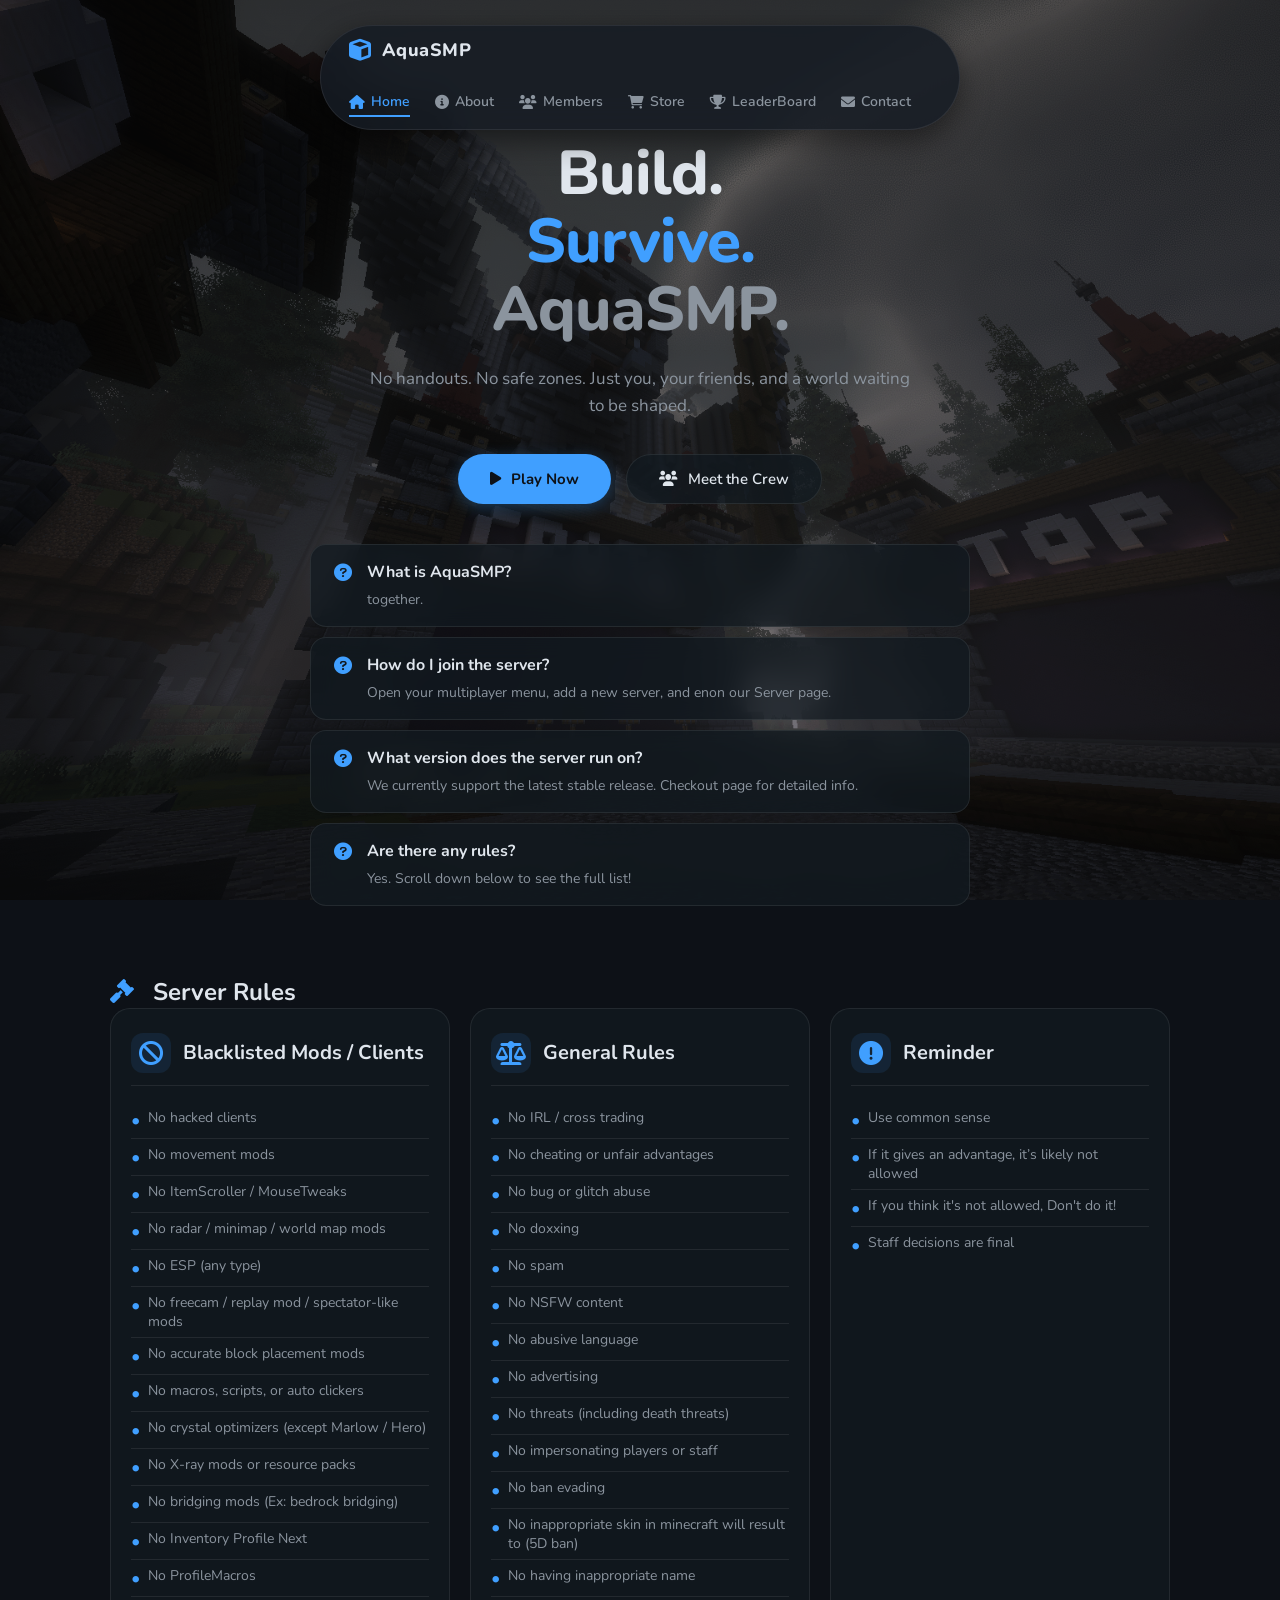
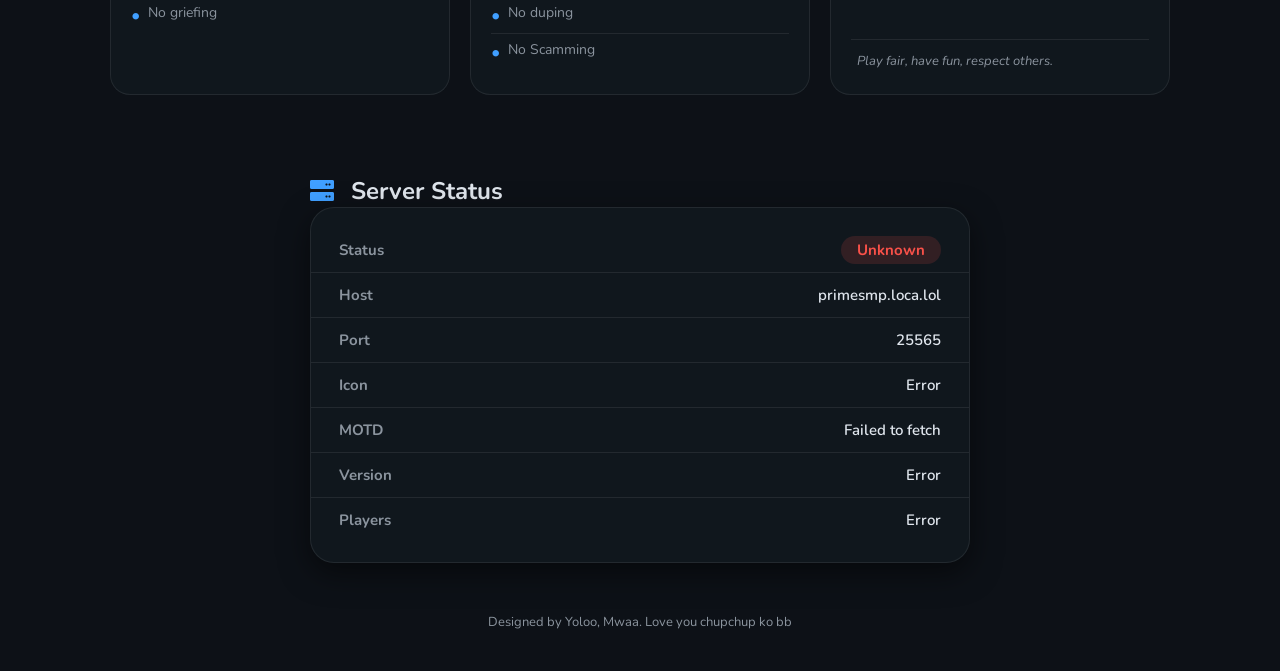
<file: index.html>
<!DOCTYPE html>
<html lang="en">
<head>
    <meta charset="UTF-8" />
    <meta name="viewport" content="width=device-width, initial-scale=1.0" />
    <title>AquaSMP · Season 2</title>
    <link href="https://fonts.googleapis.com/css2?family=Nunito:wght@400;600;700;800&display=swap" rel="stylesheet">
    <link rel="stylesheet" href="style.css" />
    <link rel="stylesheet" href="https://cdnjs.cloudflare.com/ajax/libs/font-awesome/6.0.0-beta3/css/all.min.css" />
</head>
<body>
    
    <div class="bg-image"></div>

    <nav class="ios-nav">
        <div class="brand">
            <i class="fas fa-cube brand-icon"></i>
            <span class="brand-name">AquaSMP</span>
        </div>
        
        <ul class="nav-items">
            <li><a href="index.html" class="current"><i class="fas fa-house"></i> Home</a></li>
            <li><a href="about.html"><i class="fas fa-circle-info"></i> About</a></li>
            <li><a href="members.html"><i class="fas fa-users"></i> Members</a></li>
            <li><a href="store/"><i class="fas fa-cart-shopping"></i> Store</a></li>
            <li><a href="leaderboards.html"><i class="fas fa-trophy"></i> LeaderBoard</a></li>
            <li><a href="contact.html"><i class="fas fa-envelope"></i> Contact</a></li>
        </ul>
    </nav>

    <main class="hero-area">
        <h1 class="main-headline">
            Build. <br />
            <span class="highlight-accent">Survive.</span>
            <br />
            <span class="highlight-dark">AquaSMP.</span>
        </h1>

        <p class="tagline">
            No handouts. No safe zones. Just you, your friends, and a world waiting to be shaped.
        </p>

        <div class="action-group">
            <a href="about.html" class="cta-primary"><i class="fas fa-play"></i> Play Now</a>
            <a href="members.html" class="cta-secondary"><i class="fas fa-users"></i> Meet the Crew</a>
        </div>
    </main>

    <div class="faq-section">
        <div class="faq-item">
            <div class="faq-question"><i class="fas fa-circle-question faq-icon"></i><span>What is AquaSMP?</span></div>
            <div class="faq-answer"> together.</div>
        </div>
        <div class="faq-item">
            <div class="faq-question"><i class="fas fa-circle-question faq-icon"></i><span>How do I join the server?</span></div>
            <div class="faq-answer">Open your multiplayer menu, add a new server, and enon our Server page.</div>
        </div>
        <div class="faq-item">
            <div class="faq-question"><i class="fas fa-circle-question faq-icon"></i><span>What version does the server run on?</span></div>
            <div class="faq-answer">We currently support the latest stable release. Checkout page for detailed info.</div>
        </div>
        <div class="faq-item">
            <div class="faq-question"><i class="fas fa-circle-question faq-icon"></i><span>Are there any rules?</span></div>
            <div class="faq-answer">Yes. Scroll down below to see the full list!</div>
        </div>
    </div>

    <!-- RULES SECTION (3 COLUMN CARDS) -->
    <section class="rules-section">
        <h2 class="rules-title"><i class="fas fa-gavel" style="color: var(--text-accent); margin-right: 12px;"></i> Server Rules</h2>
        
        <div class="rules-grid">
            <div class="rules-card">
                <div class="rules-card-header"><i class="fas fa-ban"></i><h3>Blacklisted Mods / Clients</h3></div>
                <ul class="rules-list">
                    <li>No hacked clients</li>
                    <li>No movement mods</li>
                    <li>No ItemScroller / MouseTweaks</li>
                    <li>No radar / minimap / world map mods</li>
                    <li>No ESP (any type)</li>
                    <li>No freecam / replay mod / spectator-like mods</li>
                    <li>No accurate block placement mods</li>
                    <li>No macros, scripts, or auto clickers</li>
                    <li>No crystal optimizers (except Marlow / Hero)</li>
                    <li>No X-ray mods or resource packs</li>
                    <li>No bridging mods (Ex: bedrock bridging)</li>
                    <li>No Inventory Profile Next</li>
                    <li>No ProfileMacros</li>
                    <li>No griefing</li>
                </ul>
            </div>

            <div class="rules-card">
                <div class="rules-card-header"><i class="fas fa-scale-balanced"></i><h3>General Rules</h3></div>
                <ul class="rules-list">
                    <li>No IRL / cross trading</li>
                    <li>No cheating or unfair advantages</li>
                    <li>No bug or glitch abuse</li>
                    <li>No doxxing</li>
                    <li>No spam</li>
                    <li>No NSFW content</li>
                    <li>No abusive language</li>
                    <li>No advertising</li>
                    <li>No threats (including death threats)</li>
                    <li>No impersonating players or staff</li>
                    <li>No ban evading</li>
                    <li>No inappropriate skin in minecraft will result to (5D ban)</li>
                    <li>No having inappropriate name</li>
                    <li>No duping</li>
                    <li>No Scamming</li>
                </ul>
            </div>

            <div class="rules-card">
                <div class="rules-card-header"><i class="fas fa-circle-exclamation"></i><h3>Reminder</h3></div>
                <ul class="rules-list">
                    <li>Use common sense</li>
                    <li>If it gives an advantage, it’s likely not allowed</li>
                    <li>If you think it's not allowed, Don't do it!</li>
                    <li>Staff decisions are final</li>
                </ul>
                <div class="rules-footer"><i class="fas fa-shield-halved"></i> Play fair, have fun, respect others.</div>
            </div>
        </div>
    </section>

    <!-- STATUS SECTION -->
    <section class="status-section">
        <h2 class="status-title"><i class="fas fa-server" style="color: var(--text-accent); margin-right: 10px;"></i> Server Status</h2>
        
        <div class="status-card" id="status-card">
            <div class="status-row">
                <span class="status-label">Status</span>
                <span class="status-value" id="s-status"><span class="status-loading">Checking...</span></span>
            </div>
            <div class="status-row">
                <span class="status-label">Host</span>
                <span class="status-value" id="s-host">primesmp.loca.lol</span>
            </div>
            <div class="status-row">
                <span class="status-label">Port</span>
                <span class="status-value" id="s-port">25565</span>
            </div>
            <div class="status-row">
                <span class="status-label">Icon</span>
                <span class="status-value" id="s-icon"><span class="status-loading">Loading...</span></span>
            </div>
            <div class="status-row">
                <span class="status-label">MOTD</span>
                <span class="status-value" id="s-motd"><span class="status-loading">Loading...</span></span>
            </div>
            <div class="status-row">
                <span class="status-label">Version</span>
                <span class="status-value" id="s-version"><span class="status-loading">Loading...</span></span>
            </div>
            <div class="status-row">
                <span class="status-label">Players</span>
                <span class="status-value" id="s-players"><span class="status-loading">Loading...</span></span>
            </div>
        </div>
    </section>

    <footer class="site-footer">
        <p>Designed by Yoloo, Mwaa. Love you chupchup ko bb</p>
    </footer>

    <script>
        function copyIP() {
            navigator.clipboard.writeText('primesmp.loca.lol').then(() => {
                alert("IP copied! Paste it in your multiplayer server list.");
            }).catch(() => {
                alert("Copy failed! Type it manually: primesmp.loca.lol");
            });
        }

        async function fetchServerStatus() {
            try {
                const response = await fetch('https://api.mcsrvstat.us/2/202.1.31.143:25567');
                const data = await response.json();

                const statusEl = document.getElementById('s-status');
                if (data.online) {
                    statusEl.innerHTML = '<span class="status-online">Online</span>';
                } else {
                    statusEl.innerHTML = '<span class="status-offline">Offline</span>';
                }

                document.getElementById('s-host').textContent = 'primesmp.loca.lol';
                document.getElementById('s-port').textContent = '25565';

                const iconEl = document.getElementById('s-icon');
                if (data.icon) {
                    iconEl.innerHTML = `<img src="${data.icon}" class="server-icon" alt="Server Icon" />`;
                } else {
                    iconEl.textContent = 'None';
                }

                const motdEl = document.getElementById('s-motd');
                if (data.motd && data.motd.clean && data.motd.clean.length > 0) {
                    let motdHtml = '<div class="motd-box">';
                    data.motd.clean.forEach(line => {
                        if (line.trim() !== '') {
                            motdHtml += `<p>${line}</p>`;
                        }
                    });
                    motdHtml += '</div>';
                    motdEl.innerHTML = motdHtml;
                } else {
                    motdEl.textContent = 'No MOTD available';
                }

                const versionEl = document.getElementById('s-version');
                if (data.version) {
                    versionEl.textContent = data.version;
                } else {
                    versionEl.textContent = 'Unknown';
                }

                const playersEl = document.getElementById('s-players');
                if (data.players) {
                    playersEl.textContent = `${data.players.online} / ${data.players.max}`;
                } else {
                    playersEl.textContent = '0 / 0';
                }

            } catch (error) {
                console.error('API Error:', error);
                document.getElementById('s-status').innerHTML = '<span class="status-offline">Unknown</span>';
                document.getElementById('s-icon').textContent = 'Error';
                document.getElementById('s-motd').textContent = 'Failed to fetch';
                document.getElementById('s-version').textContent = 'Error';
                document.getElementById('s-players').textContent = 'Error';
            }
        }

        document.addEventListener('DOMContentLoaded', fetchServerStatus);
        setInterval(fetchServerStatus, 15000);
    </script>
</body>
</html>
</file>
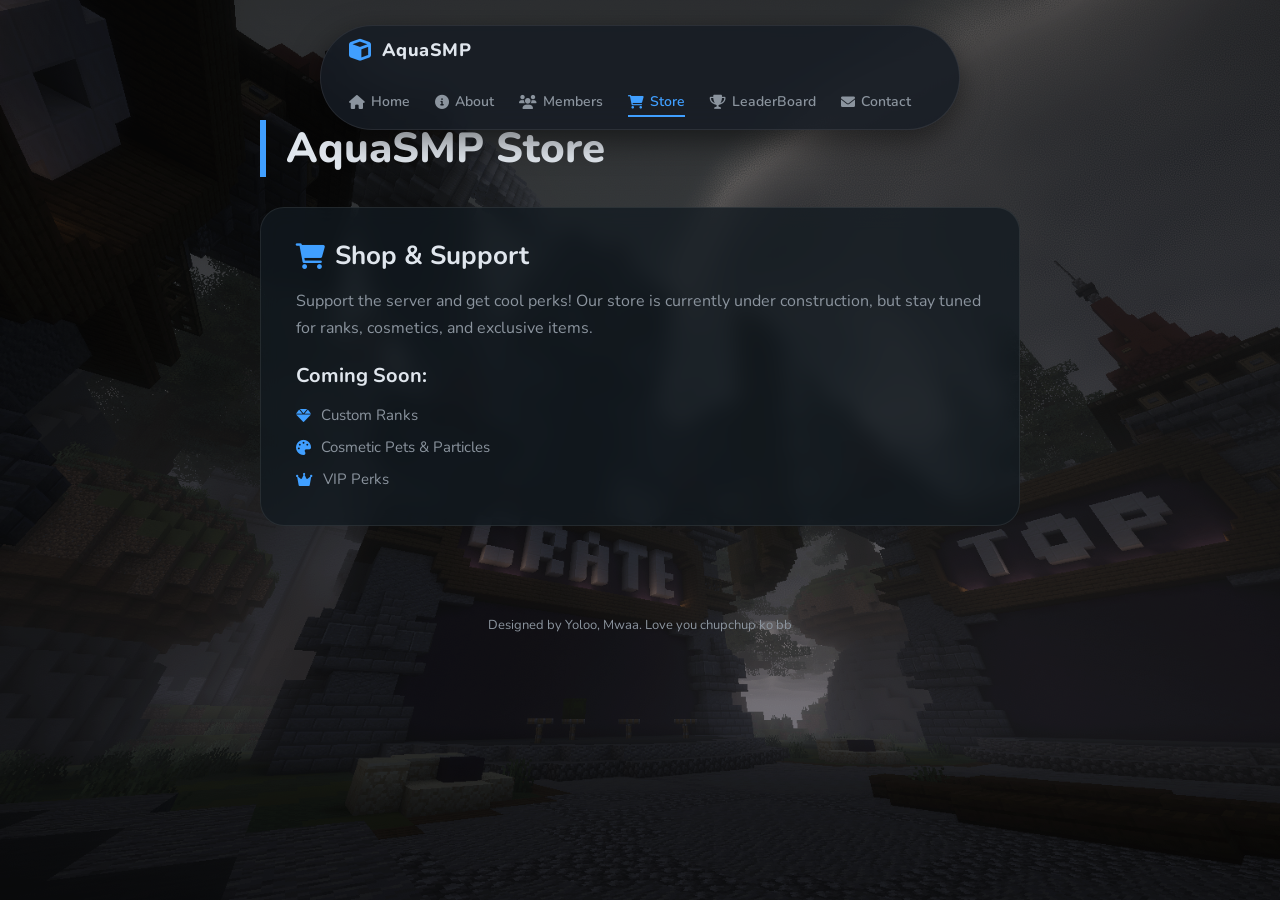
<file: store/index.html>
<!DOCTYPE html>
<html lang="en">
<head>
    <meta charset="UTF-8" />
    <meta name="viewport" content="width=device-width, initial-scale=1.0" />
    <title>Store · AquaSMP S2</title>
    <link href="https://fonts.googleapis.com/css2?family=Nunito:wght@400;600;700;800&display=swap" rel="stylesheet">
    <link rel="stylesheet" href="../style.css" />
    <link rel="stylesheet" href="https://cdnjs.cloudflare.com/ajax/libs/font-awesome/6.0.0-beta3/css/all.min.css" />
</head>
<body>
    
    <div class="bg-image"></div>

    <nav class="ios-nav">
        <div class="brand">
            <i class="fas fa-cube brand-icon"></i>
            <span class="brand-name">AquaSMP</span>
        </div>
        
        <ul class="nav-items">
            <li><a href="../index.html"><i class="fas fa-house"></i> Home</a></li>
            <li><a href="../about.html"><i class="fas fa-circle-info"></i> About</a></li>
            <li><a href="../members.html"><i class="fas fa-users"></i> Members</a></li>
            <li><a href="index.html" class="current"><i class="fas fa-cart-shopping"></i> Store</a></li>
            <li><a href="../leaderboards.html"><i class="fas fa-trophy"></i> LeaderBoard</a></li>
            <li><a href="../contact.html"><i class="fas fa-envelope"></i> Contact</a></li>
        </ul>
    </nav>

    <main class="page-content">
        <h1 class="page-title">AquaSMP Store</h1>
        
        <div class="content-card">
            <h2><i class="fas fa-cart-shopping" style="color: var(--text-accent);"></i> Shop & Support</h2>
            <p>Support the server and get cool perks! Our store is currently under construction, but stay tuned for ranks, cosmetics, and exclusive items.</p>
            
            <h3>Coming Soon:</h3>
            <ul class="feature-list">
                <li><i class="fas fa-gem" style="color: var(--text-accent);"></i> Custom Ranks</li>
                <li><i class="fas fa-palette" style="color: var(--text-accent);"></i> Cosmetic Pets & Particles</li>
                <li><i class="fas fa-crown" style="color: var(--text-accent);"></i> VIP Perks</li>
            </ul>
        </div>
    </main>

    <footer class="site-footer">
        <p>Designed by Yoloo, Mwaa. Love you chupchup ko bb</p>
    </footer>
</body>
</html>
</file>
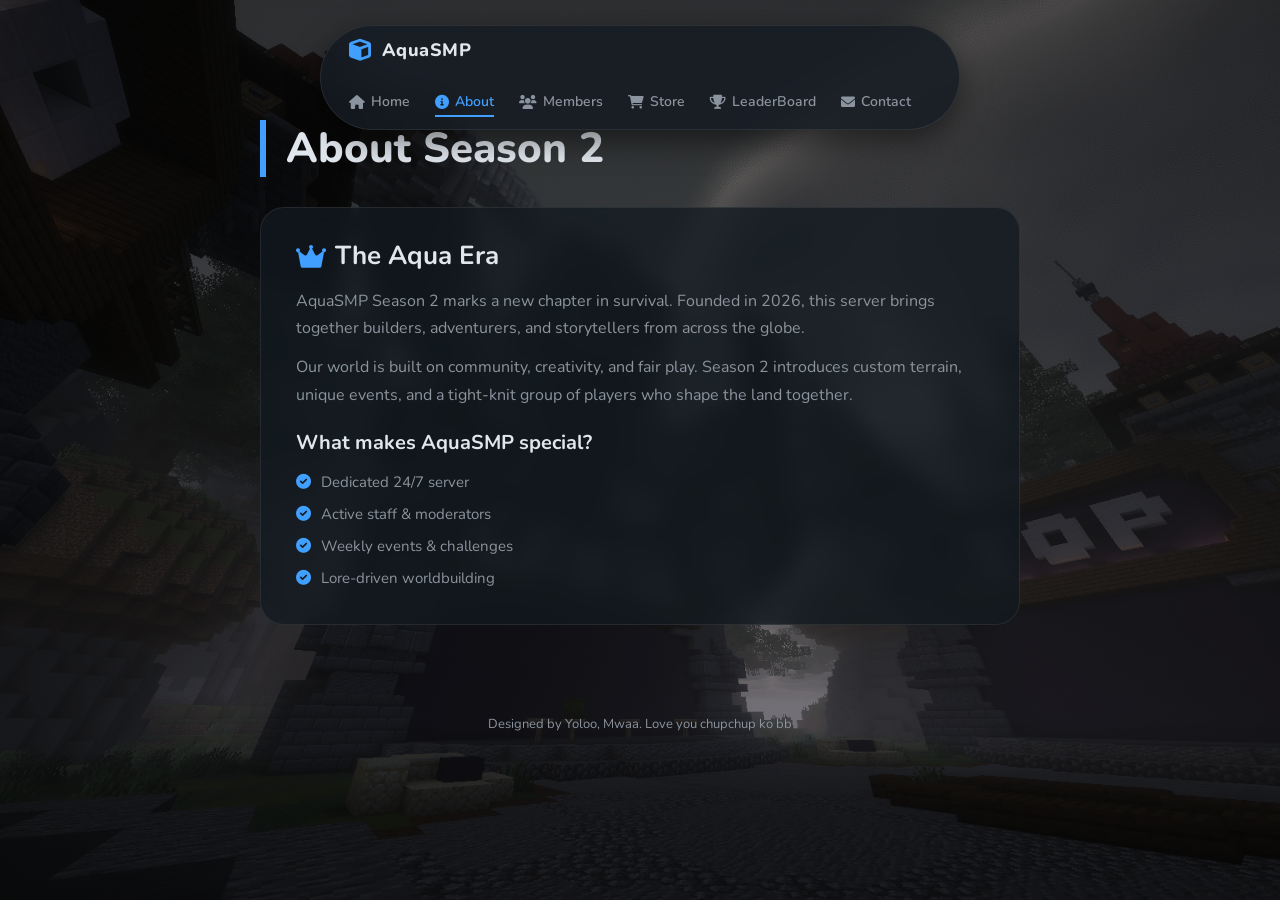
<file: about.html>
<!DOCTYPE html>
<html lang="en">
<head>
    <meta charset="UTF-8" />
    <meta name="viewport" content="width=device-width, initial-scale=1.0" />
    <title>About · AquaSMP S2</title>
    <link href="https://fonts.googleapis.com/css2?family=Nunito:wght@400;600;700;800&display=swap" rel="stylesheet">
    <link rel="stylesheet" href="style.css" />
    <link rel="stylesheet" href="https://cdnjs.cloudflare.com/ajax/libs/font-awesome/6.0.0-beta3/css/all.min.css" />
</head>
<body>
    
    <div class="bg-image"></div>

    <nav class="ios-nav">
        <div class="brand">
            <i class="fas fa-cube brand-icon"></i>
            <span class="brand-name">AquaSMP</span>
        </div>
        
        <ul class="nav-items">
            <li><a href="index.html"><i class="fas fa-house"></i> Home</a></li>
            <li><a href="about.html" class="current"><i class="fas fa-circle-info"></i> About</a></li>
            <li><a href="members.html"><i class="fas fa-users"></i> Members</a></li>
            <li><a href="store/"><i class="fas fa-cart-shopping"></i> Store</a></li>
            <li><a href="leaderboards.html"><i class="fas fa-trophy"></i> LeaderBoard</a></li>
            <li><a href="contact.html"><i class="fas fa-envelope"></i> Contact</a></li>
        </ul>
    </nav>

    <main class="page-content">
        <h1 class="page-title">About Season 2</h1>
        
        <div class="content-card">
            <h2><i class="fas fa-crown" style="color: var(--text-accent);"></i> The Aqua Era</h2>
            <p>AquaSMP Season 2 marks a new chapter in survival. Founded in 2026, this server brings together builders, adventurers, and storytellers from across the globe.</p>
            <p>Our world is built on community, creativity, and fair play. Season 2 introduces custom terrain, unique events, and a tight-knit group of players who shape the land together.</p>
            
            <h3>What makes AquaSMP special?</h3>
            <ul class="feature-list">
                <li><i class="fas fa-check-circle" style="color: var(--text-accent);"></i> Dedicated 24/7 server</li>
                <li><i class="fas fa-check-circle" style="color: var(--text-accent);"></i> Active staff & moderators</li>
                <li><i class="fas fa-check-circle" style="color: var(--text-accent);"></i> Weekly events & challenges</li>
                <li><i class="fas fa-check-circle" style="color: var(--text-accent);"></i> Lore-driven worldbuilding</li>
            </ul>
        </div>
    </main>

    <footer class="site-footer">
        <p>Designed by Yoloo, Mwaa. Love you chupchup ko bb</p>
    </footer>
</body>
</html>
</file>
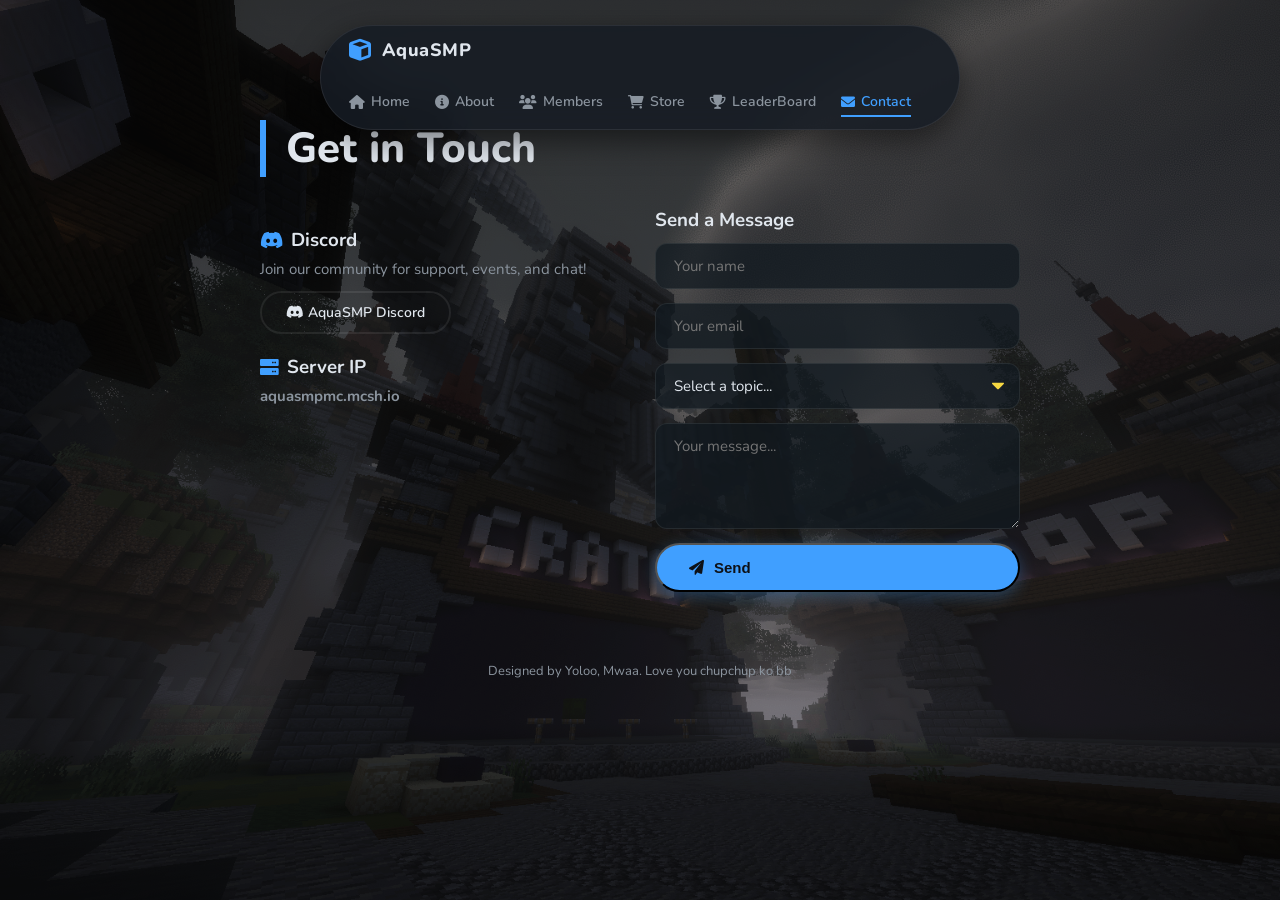
<file: contact.html>
<!DOCTYPE html>
<html lang="en">
<head>
    <meta charset="UTF-8" />
    <meta name="viewport" content="width=device-width, initial-scale=1.0" />
    <title>Contact · AquaSMP S2</title>
    <link href="https://fonts.googleapis.com/css2?family=Nunito:wght@400;600;700;800&display=swap" rel="stylesheet">
    <link rel="stylesheet" href="style.css" />
    <link rel="stylesheet" href="https://cdnjs.cloudflare.com/ajax/libs/font-awesome/6.0.0-beta3/css/all.min.css" />
</head>
<body>
    
    <div class="bg-image"></div>

    <nav class="ios-nav">
        <div class="brand">
            <i class="fas fa-cube brand-icon"></i>
            <span class="brand-name">AquaSMP</span>
        </div>
        
        <ul class="nav-items">
            <li><a href="index.html"><i class="fas fa-house"></i> Home</a></li>
            <li><a href="about.html"><i class="fas fa-circle-info"></i> About</a></li>
            <li><a href="members.html"><i class="fas fa-users"></i> Members</a></li>
            <li><a href="store/"><i class="fas fa-cart-shopping"></i> Store</a></li>
            <li><a href="leaderboards.html"><i class="fas fa-trophy"></i> LeaderBoard</a></li>
            <li><a href="contact.html" class="current"><i class="fas fa-envelope"></i> Contact</a></li>
        </ul>
    </nav>

    <main class="page-content">
        <h1 class="page-title">Get in Touch</h1>
        
        <div class="contact-grid">
            <div class="contact-info">
                <h3><i class="fab fa-discord" style="color: var(--text-accent);"></i> Discord</h3>
                <p>Join our community for support, events, and chat!</p>
                <a href="https://discord.gg/kAsbvsGXQm" target="_blank" class="btn-outline"><i class="fab fa-discord"></i> AquaSMP Discord</a>
                
                <h3><i class="fas fa-server" style="color: var(--text-accent);"></i> Server IP</h3>
                <p class="ip-highlight">aquasmpmc.mcsh.io</p>
            </div>
            
            <div class="contact-form">
                <h3>Send a Message</h3>
                
                <form id="my-form" action="https://formspree.io/f/mkolaaal" method="POST">
                    
                    <input type="text" id="name" name="name" placeholder="Your name" required />
                    <input type="email" id="email" name="email" placeholder="Your email" required />
                    
                    <select id="subject" name="subject" class="form-select" required>
                        <option value="" disabled selected>Select a topic...</option>
                        <option value="General Question">General Question</option>
                        <option value="Staff Application">Staff Application</option>
                        <option value="Ban Appeal">Ban Appeal</option>
                        <option value="Mute Appeal">Mute Appeal</option>
                        <option value="Unban Request">Unban Request</option>
                        <option value="Report a Player">Report a Player</option>
                        <option value="Bug Report">Bug Report</option>
                        <option value="Suggestion / Feedback">Suggestion / Feedback</option>
                        <option value="Partnership / Promotion">Partnership / Promotion</option>
                        <option value="Store / Rank Issue">Store / Rank Issue</option>
                        <option value="Technical Issue (Crash / Lag)">Technical Issue (Crash / Lag)</option>
                        <option value="Question about Rules">Question about Rules</option>
                        <option value="Whitelist Request">Whitelist Request</option>
                        <option value="Event Idea">Event Idea</option>
                        <option value="Other">Other</option>
                    </select>
                    
                    <textarea id="message" name="message" rows="4" placeholder="Your message..." required></textarea>
                    
                    <button type="button" id="submit-btn" class="cta-primary"><i class="fas fa-paper-plane"></i> Send</button>
                    
                    <div id="form-status" style="margin-top: 15px; text-align: center; font-weight: 600; display: none;"></div>
                </form>
            </div>
        </div>
    </main>

    <footer class="site-footer">
        <p>Designed by Yoloo, Mwaa. Love you chupchup ko bb</p>
    </footer>

    <script>
        document.addEventListener('DOMContentLoaded', function() {
            const form = document.getElementById('my-form');
            const submitBtn = document.getElementById('submit-btn');
            const formStatus = document.getElementById('form-status');

            submitBtn.addEventListener('click', function(e) {
                e.preventDefault();

                const formData = new FormData(form);
                const data = Object.fromEntries(formData.entries());

                submitBtn.innerHTML = '<i class="fas fa-spinner fa-spin"></i> Sending...';
                submitBtn.disabled = true;
                formStatus.style.display = 'none';

                fetch('https://formspree.io/f/mkolaaal', {
                    method: 'POST',
                    headers: { 'Content-Type': 'application/json' },
                    body: JSON.stringify(data)
                })
                .then(response => {
                    if (response.ok) {
                        formStatus.style.display = 'block';
                        formStatus.style.color = 'var(--text-accent)';
                        formStatus.innerHTML = '✅ Message sent successfully! We will get back to you soon.';
                        form.reset();
                    } else {
                        formStatus.style.display = 'block';
                        formStatus.style.color = '#ff3b3b';
                        formStatus.innerHTML = '❌ Something went wrong. Please try again later.';
                    }
                })
                .catch(error => {
                    formStatus.style.display = 'block';
                    formStatus.style.color = '#ff3b3b';
                    formStatus.innerHTML = '❌ Network error. Check your connection.';
                })
                .finally(() => {
                    submitBtn.innerHTML = '<i class="fas fa-paper-plane"></i> Send';
                    submitBtn.disabled = false;
                });
            });
        });
    </script>
</body>
</html>
</file>
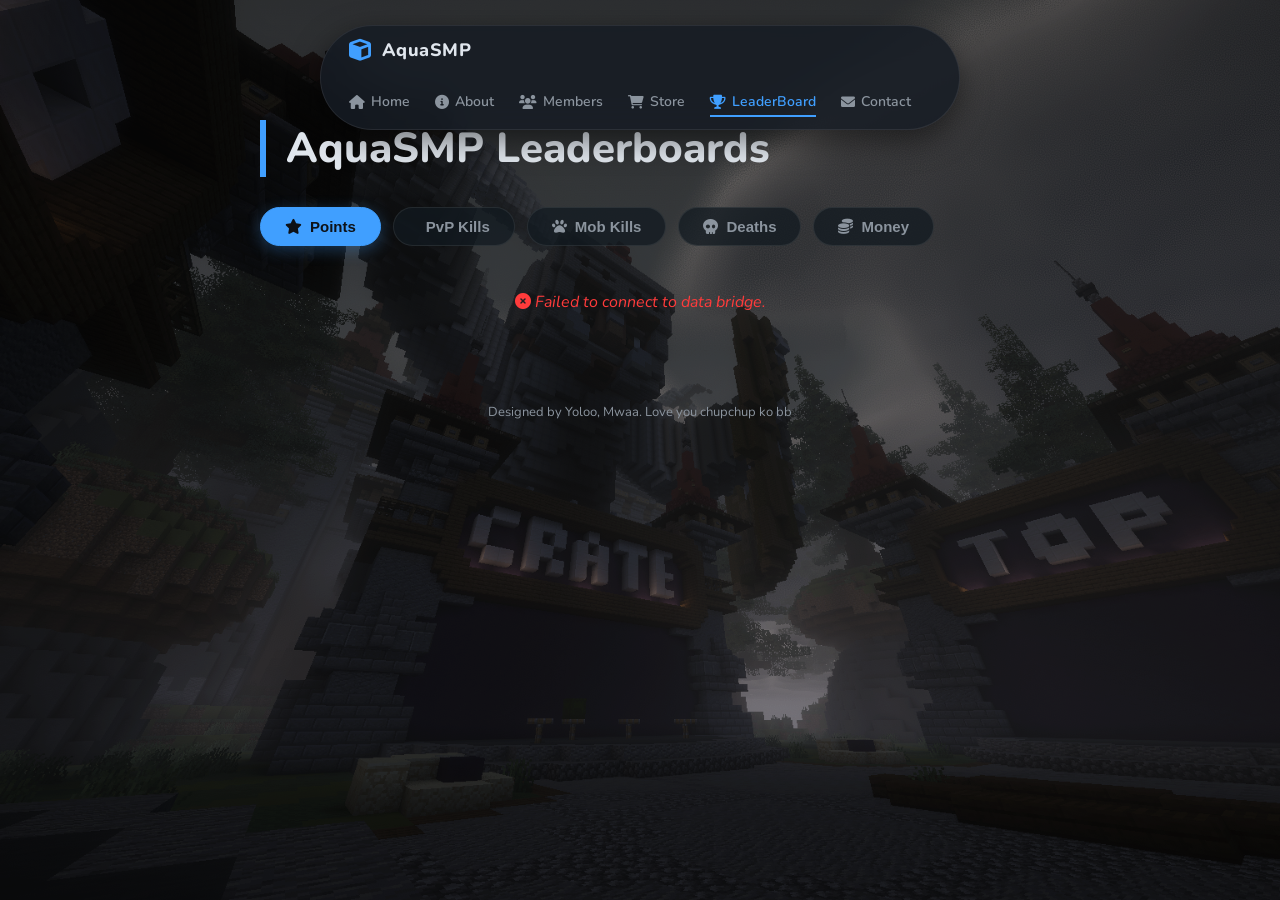
<file: leaderboards.html>
<!DOCTYPE html>
<html lang="en">
<head>
    <meta charset="UTF-8" />
    <meta name="viewport" content="width=device-width, initial-scale=1.0" />
    <title>Leaderboards · AquaSMP S2</title>
    <link href="https://fonts.googleapis.com/css2?family=Nunito:wght@400;600;700;800&display=swap" rel="stylesheet">
    <link rel="stylesheet" href="style.css" />
    <link rel="stylesheet" href="https://cdnjs.cloudflare.com/ajax/libs/font-awesome/6.0.0-beta3/css/all.min.css" />
</head>
<body>
    
    <div class="bg-image"></div>

    <nav class="ios-nav">
        <div class="brand">
            <i class="fas fa-cube brand-icon"></i>
            <span class="brand-name">AquaSMP</span>
        </div>
        
        <ul class="nav-items">
            <li><a href="index.html"><i class="fas fa-house"></i> Home</a></li>
            <li><a href="about.html"><i class="fas fa-circle-info"></i> About</a></li>
            <li><a href="members.html"><i class="fas fa-users"></i> Members</a></li>
            <li><a href="store/"><i class="fas fa-cart-shopping"></i> Store</a></li>
            <li><a href="leaderboards.html" class="current"><i class="fas fa-trophy"></i> LeaderBoard</a></li>
            <li><a href="contact.html"><i class="fas fa-envelope"></i> Contact</a></li>
        </ul>
    </nav>

    <main class="page-content">
        <h1 class="page-title">AquaSMP Leaderboards</h1>
        
        <div class="lb-categories">
            <button class="lb-btn active" onclick="switchLB('points')"><i class="fas fa-star"></i> Points</button>
            <button class="lb-btn" onclick="switchLB('kills')"><i class="fas fa-sword"></i> PvP Kills</button>
            <button class="lb-btn" onclick="switchLB('mobkills')"><i class="fas fa-paw"></i> Mob Kills</button>
            <button class="lb-btn" onclick="switchLB('deaths')"><i class="fas fa-skull"></i> Deaths</button>
            <button class="lb-btn" onclick="switchLB('money')"><i class="fas fa-coins"></i> Money</button>
        </div>

        <div id="lb-points" class="lb-container active">
            <div class="lb-empty"><i class="fas fa-spinner fa-spin"></i> Fetching data...</div>
        </div>
        <div id="lb-kills" class="lb-container">
            <div class="lb-empty"><i class="fas fa-spinner fa-spin"></i> Fetching data...</div>
        </div>
        <div id="lb-mobkills" class="lb-container">
            <div class="lb-empty"><i class="fas fa-spinner fa-spin"></i> Fetching data...</div>
        </div>
        <div id="lb-deaths" class="lb-container">
            <div class="lb-empty"><i class="fas fa-spinner fa-spin"></i> Fetching data...</div>
        </div>
        <div id="lb-money" class="lb-container">
            <div class="lb-empty"><i class="fas fa-spinner fa-spin"></i> Fetching data...</div>
        </div>
    </main>

    <footer class="site-footer">
        <p>Designed by Yoloo, Mwaa. Love you chupchup ko bb</p>
    </footer>

    <script>
        const BRIDGE_URL = 'https://api.npoint.io/076c2b56fddcb94e094d';

        function switchLB(id) {
            document.querySelectorAll('.lb-btn').forEach(b => b.classList.remove('active'));
            document.querySelectorAll('.lb-container').forEach(c => c.classList.remove('active'));
            event.target.closest('.lb-btn').classList.add('active');
            document.getElementById('lb-' + id).classList.add('active');
        }

        async function loadLeaderboard() {
            try {
                const response = await fetch(BRIDGE_URL);
                if (!response.ok) throw new Error("Network response was not ok");
                const data = await response.json();

                renderCategory('points', data.points, 'Points');
                renderCategory('kills', data.kills, 'Kills');
                renderCategory('mobkills', data.mobkills, 'Mob Kills');
                renderCategory('deaths', data.deaths, 'Deaths');
                renderCategory('money', data.money, 'Money');

            } catch (error) {
                console.error("Failed to load bridge data:", error);
                document.querySelectorAll('.lb-container').forEach(container => {
                    container.innerHTML = `<div class="lb-empty" style="color: #ff3b3b;"><i class="fas fa-times-circle"></i> Failed to connect to data bridge.</div>`;
                });
            }
        }

        function renderCategory(id, players, label) {
            const container = document.getElementById('lb-' + id);
            container.innerHTML = '';

            const filteredPlayers = players.filter(p => p.value > 0);

            if (!filteredPlayers || filteredPlayers.length === 0) {
                container.innerHTML = `<div class="lb-empty">No data available yet.</div>`;
                return;
            }

            filteredPlayers.forEach((player, index) => {
                const rank = index + 1;
                let rankClass = '';
                if (rank === 1) rankClass = 'top-1';
                if (rank === 2) rankClass = 'top-2';
                if (rank === 3) rankClass = 'top-3';

                const card = `
                    <div class="lb-card ${rankClass}">
                        <div class="lb-rank">#${rank}</div>
                        <div class="lb-info">
                            <span class="lb-name">${player.name}</span>
                            <span class="lb-stats">${player.value} ${label}</span>
                        </div>
                    </div>
                `;
                container.innerHTML += card;
            });
        }

        document.addEventListener('DOMContentLoaded', loadLeaderboard);
    </script>
</body>
</html>
</file>
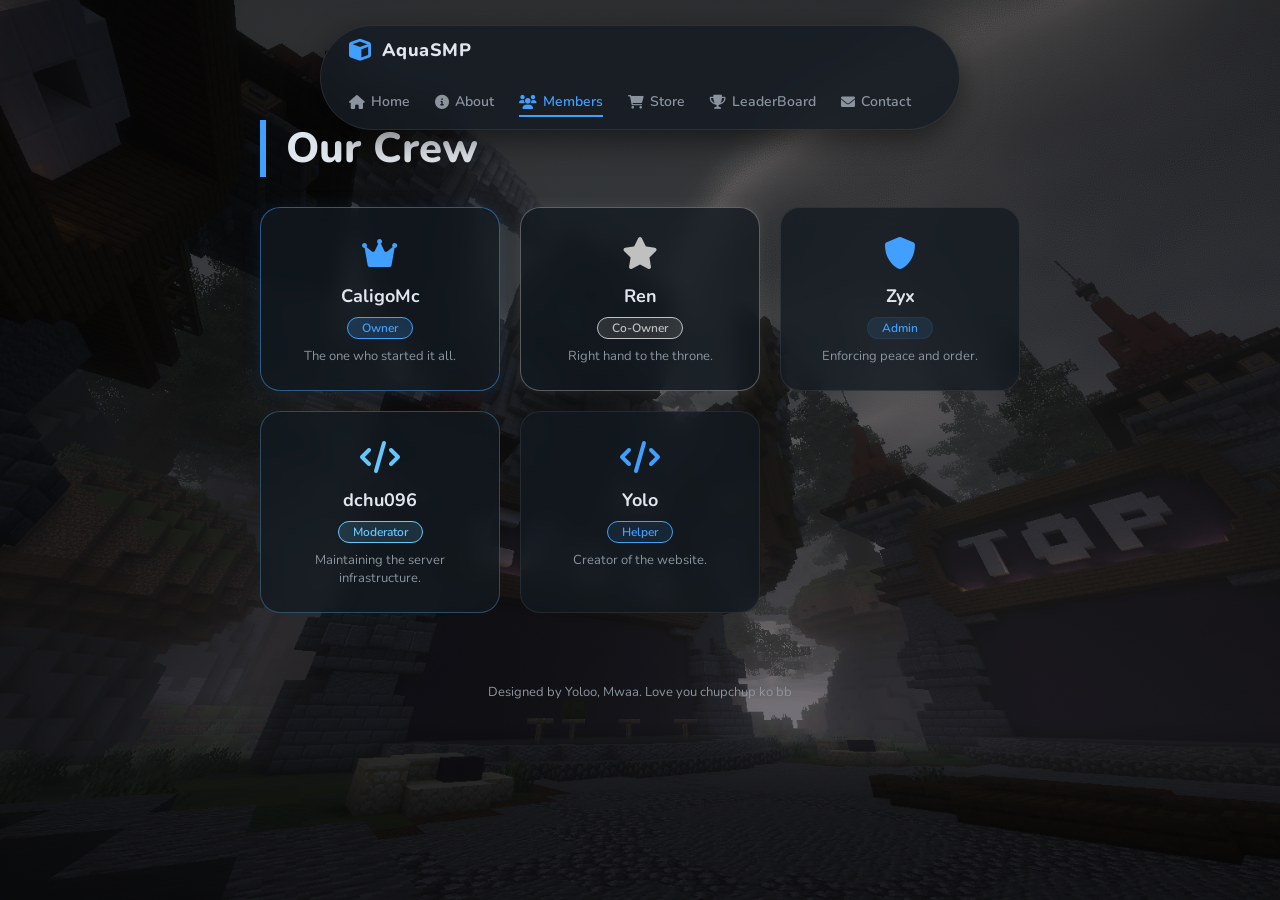
<file: members.html>
<!DOCTYPE html>
<html lang="en">
<head>
    <meta charset="UTF-8" />
    <meta name="viewport" content="width=device-width, initial-scale=1.0" />
    <title>Members · AquaSMP S2</title>
    <link href="https://fonts.googleapis.com/css2?family=Nunito:wght@400;600;700;800&display=swap" rel="stylesheet">
    <link rel="stylesheet" href="style.css" />
    <link rel="stylesheet" href="https://cdnjs.cloudflare.com/ajax/libs/font-awesome/6.0.0-beta3/css/all.min.css" />
</head>
<body>
    
    <div class="bg-image"></div>

    <nav class="ios-nav">
        <div class="brand">
            <i class="fas fa-cube brand-icon"></i>
            <span class="brand-name">AquaSMP</span>
        </div>
        
        <ul class="nav-items">
            <li><a href="index.html"><i class="fas fa-house"></i> Home</a></li>
            <li><a href="about.html"><i class="fas fa-circle-info"></i> About</a></li>
            <li><a href="members.html" class="current"><i class="fas fa-users"></i> Members</a></li>
            <li><a href="store/"><i class="fas fa-cart-shopping"></i> Store</a></li>
            <li><a href="leaderboards.html"><i class="fas fa-trophy"></i> LeaderBoard</a></li>
            <li><a href="contact.html"><i class="fas fa-envelope"></i> Contact</a></li>
        </ul>
    </nav>

    <main class="page-content">
        <h1 class="page-title">Our Crew</h1>
        
        <div class="members-grid">
            
            <!-- OWNER 1 -->
            <div class="member-card" style="border-color: rgba(64, 159, 255, 0.5); box-shadow: 0 0 20px rgba(64, 159, 255, 0.1);">
                <div class="avatar"><i class="fas fa-crown" style="color: var(--text-accent);"></i></div>
                <h3>CaligoMc</h3>
                <span class="role" style="background: rgba(64, 159, 255, 0.2); color: var(--text-accent); border-color: var(--text-accent);">Owner</span>
                <p>The one who started it all.</p>
            </div>

            <!-- CO-OWNER -->
            <div class="member-card" style="border-color: rgba(192, 192, 192, 0.4); box-shadow: 0 0 15px rgba(192, 192, 192, 0.1);">
                <div class="avatar"><i class="fas fa-star" style="color: #c0c0c0;"></i></div>
                <h3>Ren</h3>
                <span class="role" style="background: rgba(192, 192, 192, 0.15); color: #c0c0c0; border-color: #c0c0c0;">Co-Owner</span>
                <p>Right hand to the throne.</p>
            </div>

            <!-- ADMIN -->
            <div class="member-card">
                <div class="avatar"><i class="fas fa-shield-alt"></i></div>
                <h3>Zyx</h3>
                <span class="role">Admin</span>
                <p>Enforcing peace and order.</p>
            </div>

            <!-- DEVELOPER / MOD -->
            <div class="member-card" style="border-color: rgba(100, 200, 255, 0.3);">
                <div class="avatar"><i class="fas fa-code" style="color: #64c8ff;"></i></div>
                <h3>dchu096</h3>
                <span class="role" style="background: rgba(100, 200, 255, 0.15); color: #64c8ff; border-color: #64c8ff;">Moderator</span>
                <p>Maintaining the server infrastructure.</p>
            </div>

            <!-- HELPER / WEBSITE CREATOR -->
            <div class="member-card">
                <div class="avatar"><i class="fas fa-code"></i></div>
                <h3>Yolo</h3>
                <span class="role" style="background: rgba(64, 159, 255, 0.1); color: var(--text-accent); border-color: var(--text-accent);">Helper</span>
                <p>Creator of the website.</p>
            </div>

        </div>
    </main>

    <footer class="site-footer">
        <p>Designed by Yoloo, Mwaa. Love you chupchup ko bb</p>
    </footer>

</body>
</html>
</file>
<file: style.css>
/* ============================================================
   THEME VARIABLES (AQUA BLUE THEME)
   ============================================================ */
:root {
    --bg-image: url('assets/dark-bg.png');
    --text-main: #e0e6ed;
    --text-muted: #8b949e;
    --text-accent: #409FFF;        /* Aqua Blue */
    --text-accent-hover: #2277dd;
    --card-bg: rgba(18, 26, 32, 0.75);
    --card-border: rgba(255, 255, 255, 0.08);
    --shadow-color: rgba(0,0,0,0.5);
    --nav-bg: rgba(22, 28, 36, 0.85);
    --bg-overlay-color: rgba(13, 17, 23, 0.2); /* Brighter background */
}

* {
    margin: 0;
    padding: 0;
    box-sizing: border-box;
}

body {
    font-family: 'Nunito', sans-serif;
    background-color: #0d1117;
    color: var(--text-main);
    min-height: 100vh;
    display: flex;
    flex-direction: column;
    align-items: center;
    padding: 20px;
    padding-top: 100px;
}

/* --- BACKGROUND IMAGE --- */
.bg-image {
    position: fixed;
    top: 0;
    left: 0;
    width: 100vw;
    height: 100vh;
    z-index: -1;
    background: var(--bg-image) center/cover no-repeat;
    background-color: var(--bg-overlay-color);
    background-blend-mode: overlay;
}

/* --- NAVIGATION --- */
.ios-nav {
    position: fixed;
    top: 25px;
    left: 50%;
    transform: translateX(-50%);
    z-index: 100;
    background: var(--nav-bg);
    backdrop-filter: blur(16px);
    -webkit-backdrop-filter: blur(16px);
    border: 1px solid var(--card-border);
    box-shadow: 0 10px 30px var(--shadow-color);
    display: flex;
    justify-content: space-between;
    align-items: center;
    gap: 30px;
    padding: 12px 28px;
    border-radius: 60px;
    width: auto;
    max-width: 90%;
    flex-wrap: wrap;
}

.brand {
    display: flex;
    align-items: center;
    gap: 10px;
    font-size: 18px;
    font-weight: 800;
    color: var(--text-main);
    letter-spacing: 0.5px;
    white-space: nowrap;
}

.brand-icon { 
    color: var(--text-accent);
    font-size: 22px;
}

.nav-items {
    list-style: none;
    display: flex;
    gap: 25px;
    flex-wrap: wrap;
    justify-content: center;
}

.nav-items a {
    text-decoration: none;
    color: var(--text-muted);
    font-weight: 600;
    font-size: 14px;
    display: flex;
    align-items: center;
    gap: 6px;
    transition: 0.2s;
    padding-bottom: 4px;
    border-bottom: 2px solid transparent;
}

.nav-items a:hover { 
    color: var(--text-main);
}

.nav-items a.current {
    color: var(--text-accent);
    border-bottom-color: var(--text-accent);
}

.nav-items a.current i {
    color: var(--text-accent);
}

/* --- HERO SECTION --- */
.hero-area {
    text-align: center;
    padding: 40px 20px 20px;
    max-width: 800px;
    width: 100%;
}

.main-headline {
    font-size: 62px;
    font-weight: 800;
    line-height: 1.1;
    color: var(--text-main);
    letter-spacing: -1px;
    margin-bottom: 20px;
}

.highlight-accent { color: var(--text-accent); }
.highlight-dark { color: var(--text-muted); }

.tagline {
    font-size: 17px;
    color: var(--text-muted);
    max-width: 550px;
    margin: 0 auto 35px;
    line-height: 1.6;
}

.action-group {
    display: flex;
    justify-content: center;
    gap: 15px;
    flex-wrap: wrap;
}

.cta-primary {
    background: var(--text-accent);
    color: #0d1117;
    text-decoration: none;
    padding: 14px 32px;
    border-radius: 30px;
    font-weight: 700;
    font-size: 15px;
    display: flex;
    align-items: center;
    gap: 10px;
    transition: 0.2s;
    box-shadow: 0 4px 15px rgba(64, 159, 255, 0.3);
}

.cta-primary:hover { 
    background: var(--text-accent-hover); 
    transform: translateY(-2px);
}

.cta-secondary {
    background: var(--card-bg);
    color: var(--text-main);
    text-decoration: none;
    padding: 14px 32px;
    border-radius: 30px;
    font-weight: 600;
    font-size: 15px;
    display: flex;
    align-items: center;
    gap: 10px;
    border: 1px solid var(--card-border);
    transition: 0.2s;
}

.cta-secondary:hover { 
    border-color: var(--text-accent); 
    background: rgba(64, 159, 255, 0.05);
}

/* --- PAGE CONTENT --- */
.page-content {
    max-width: 800px;
    width: 100%;
    margin: 0 auto;
    padding: 20px 20px 40px;
    text-align: left;
}

.page-title {
    font-size: 42px;
    font-weight: 800;
    color: var(--text-main);
    margin-bottom: 30px;
    border-left: 6px solid var(--text-accent);
    padding-left: 20px;
}

/* --- ABOUT / CONTENT CARDS --- */
.content-card {
    background: var(--card-bg);
    backdrop-filter: blur(10px);
    border: 1px solid var(--card-border);
    border-radius: 24px;
    padding: 30px 35px;
    margin-bottom: 20px;
}

.content-card h2 {
    font-size: 26px;
    color: var(--text-main);
    margin-bottom: 15px;
    display: flex;
    align-items: center;
    gap: 10px;
}

.content-card h3 {
    font-size: 20px;
    color: var(--text-main);
    margin-top: 20px;
    margin-bottom: 10px;
}

.content-card p {
    font-size: 16px;
    color: var(--text-muted);
    line-height: 1.7;
    margin-bottom: 12px;
}

.feature-list {
    list-style: none;
    padding: 0;
    margin: 10px 0 0;
}

.feature-list li {
    padding: 6px 0;
    font-size: 15px;
    color: var(--text-muted);
    display: flex;
    align-items: center;
    gap: 10px;
}

/* --- FAQ --- */
.faq-section {
    max-width: 700px;
    width: 100%;
    margin: 20px auto 10px;
    padding: 0 20px;
    display: flex;
    flex-direction: column;
    gap: 10px;
}

.faq-item {
    background: var(--card-bg);
    backdrop-filter: blur(12px);
    border: 1px solid var(--card-border);
    border-radius: 16px;
    padding: 16px 20px;
}

.faq-item:hover { border-color: rgba(64, 159, 255, 0.2); }

.faq-question {
    display: flex;
    align-items: center;
    gap: 12px;
    font-weight: 700;
    font-size: 16px;
    color: var(--text-main);
    margin-bottom: 6px;
}

.faq-icon { color: var(--text-accent); font-size: 18px; width: 24px; text-align: center; }

.faq-answer {
    font-size: 14px;
    color: var(--text-muted);
    padding-left: 36px;
    line-height: 1.5;
}

/* --- RULES & STATUS --- */
.rules-section, .status-section {
    max-width: 1100px;
    width: 100%;
    margin: 60px auto 20px;
    padding: 0 20px;
}
.status-section { max-width: 700px; }

.rules-grid {
    display: grid;
    grid-template-columns: repeat(3, 1fr);
    gap: 20px;
}

.rules-card {
    background: var(--card-bg);
    backdrop-filter: blur(12px);
    border: 1px solid var(--card-border);
    border-radius: 20px;
    padding: 24px 20px;
    display: flex;
    flex-direction: column;
}

.rules-card:hover { border-color: rgba(64, 159, 255, 0.2); box-shadow: 0 8px 30px var(--shadow-color); }

.rules-card-header {
    display: flex;
    align-items: center;
    gap: 12px;
    margin-bottom: 16px;
    padding-bottom: 12px;
    border-bottom: 1px solid var(--card-border);
}

.rules-card-header i {
    color: var(--text-accent);
    font-size: 24px;
    width: 40px;
    height: 40px;
    background: rgba(64, 159, 255, 0.1);
    border-radius: 12px;
    display: flex;
    align-items: center;
    justify-content: center;
}

.rules-card-header h3 { font-size: 20px; font-weight: 700; color: var(--text-main); }

.rules-list { list-style: none; padding: 0; margin: 0; flex: 1; }
.rules-list li {
    font-size: 14px;
    color: var(--text-muted);
    padding: 6px 0;
    border-bottom: 1px solid var(--card-border);
    display: flex;
    align-items: flex-start;
    gap: 8px;
}
.rules-list li:last-child { border-bottom: none; }
.rules-list li::before {
    content: "•";
    color: var(--text-accent);
    font-weight: bold;
    font-size: 18px;
}
.rules-footer {
    margin-top: 16px; padding-top: 12px; border-top: 1px solid var(--card-border);
    font-size: 13px; color: var(--text-muted); font-style: italic; display: flex; align-items: center; gap: 6px;
}

/* --- STATUS CARD --- */
.status-card {
    background: var(--card-bg);
    backdrop-filter: blur(16px);
    border: 1px solid var(--card-border);
    border-radius: 24px; padding: 20px 0; box-shadow: 0 10px 30px var(--shadow-color);
}
.status-row { display: flex; justify-content: space-between; align-items: center; padding: 12px 28px; border-bottom: 1px solid var(--card-border); }
.status-row:last-child { border-bottom: none; }
.status-label { font-weight: 700; font-size: 15px; color: var(--text-muted); min-width: 80px; }
.status-value { font-weight: 600; font-size: 15px; color: var(--text-main); text-align: right; flex: 1; }
.status-online { color: #2ea043; background: rgba(46, 160, 67, 0.15); padding: 4px 16px; border-radius: 20px; font-weight: 700; }
.status-offline { color: #f85149; background: rgba(248, 81, 73, 0.15); padding: 4px 16px; border-radius: 20px; font-weight: 700; }

/* --- LEADERBOARDS --- */
.lb-categories { display: flex; gap: 12px; flex-wrap: wrap; margin-bottom: 25px; }
.lb-btn {
    background: var(--card-bg);
    border: 1px solid var(--card-border);
    border-radius: 40px;
    padding: 10px 24px;
    font-weight: 600;
    font-size: 15px;
    color: var(--text-muted);
    cursor: pointer;
    transition: all 0.2s ease;
    display: flex; align-items: center; gap: 8px;
}
.lb-btn:hover { border-color: var(--text-accent); transform: translateY(-2px); }
.lb-btn.active { background: var(--text-accent); color: #0d1117; border-color: var(--text-accent); box-shadow: 0 4px 15px rgba(64, 159, 255, 0.3); }
.lb-container { display: none; flex-direction: column; gap: 14px; max-width: 600px; margin: 0 auto; }
.lb-container.active { display: flex; }
.lb-card { background: var(--card-bg); backdrop-filter: blur(10px); border: 1px solid var(--card-border); border-radius: 16px; padding: 14px 20px; display: flex; align-items: center; }
.lb-card:hover { border-color: rgba(64, 159, 255, 0.3); box-shadow: 0 8px 25px var(--shadow-color); transform: translateY(-2px); }
.lb-rank { background: #2a323d; color: var(--text-muted); font-weight: 700; font-size: 13px; padding: 4px 12px; border-radius: 20px; margin-right: 16px; min-width: 36px; text-align: center; }
.lb-card.top-1 .lb-rank { background: var(--text-accent); color: #0d1117; box-shadow: 0 0 20px rgba(64, 159, 255, 0.3); }
.lb-card.top-2 .lb-rank { background: #c0c0c0; color: #0d1117; box-shadow: 0 0 20px rgba(192, 192, 192, 0.2); }
.lb-card.top-3 .lb-rank { background: #cd7f32; color: #0d1117; box-shadow: 0 0 20px rgba(205, 127, 50, 0.2); }
.lb-info { display: flex; justify-content: space-between; align-items: center; flex: 1; }
.lb-name { font-size: 17px; font-weight: 700; color: var(--text-main); }
.lb-stats { font-size: 14px; font-weight: 600; color: var(--text-muted); }
.lb-card.top-1 .lb-stats { color: var(--text-accent); }
.lb-empty { text-align: center; color: var(--text-muted); padding: 20px 0; font-style: italic; }

/* --- MEMBERS --- */
.members-grid { display: grid; grid-template-columns: repeat(auto-fit, minmax(180px, 1fr)); gap: 20px; margin-top: 10px; }
.member-card { background: var(--card-bg); backdrop-filter: blur(10px); border: 1px solid var(--card-border); border-radius: 20px; padding: 25px 15px; text-align: center; transition: 0.2s; }
.member-card:hover { border-color: var(--text-accent); transform: translateY(-4px); }
.member-card .avatar { font-size: 32px; color: var(--text-accent); margin-bottom: 8px; }
.member-card h3 { font-size: 18px; color: var(--text-main); margin-bottom: 4px; }
.member-card .role { display: inline-block; background: rgba(64, 159, 255, 0.1); color: var(--text-accent); padding: 2px 14px; border-radius: 20px; font-size: 12px; font-weight: 600; margin: 5px 0 8px; border: 1px solid rgba(64, 159, 255, 0.1); }
.member-card p { font-size: 13px; color: var(--text-muted); }

/* --- STORE --- */
.store-grid { display: grid; grid-template-columns: repeat(auto-fit, minmax(180px, 1fr)); gap: 20px; margin-top: 10px; }
.store-item { background: var(--card-bg); backdrop-filter: blur(10px); border: 1px solid var(--card-border); border-radius: 20px; padding: 25px 15px; text-align: center; }
.store-item i { font-size: 32px; color: var(--text-accent); margin-bottom: 10px; }
.store-item h3 { font-size: 18px; color: var(--text-main); margin-bottom: 4px; }
.store-item p { font-size: 13px; color: var(--text-muted); }

/* --- CONTACT --- */
.contact-grid { display: grid; grid-template-columns: 1fr 1fr; gap: 30px; }
.contact-info h3 { color: var(--text-main); margin: 20px 0 6px; display: flex; align-items: center; gap: 8px; }
.contact-info p { color: var(--text-muted); font-size: 15px; margin-bottom: 8px; }
.contact-form form { display: flex; flex-direction: column; gap: 14px; margin-top: 10px; }
.contact-form input, .contact-form textarea, .form-select {
    background: var(--card-bg);
    border: 1px solid var(--card-border);
    padding: 12px 18px;
    border-radius: 12px;
    color: var(--text-main);
    font-size: 15px;
    width: 100%;
    font-family: 'Nunito', sans-serif;
}
.contact-form input:focus, .contact-form textarea:focus, .form-select:focus { outline: none; border-color: var(--text-accent); }
.form-select { appearance: none; background-image: url("data:image/svg+xml;charset=US-ASCII,%3Csvg%20xmlns%3D%22http%3A%2F%2Fwww.w3.org%2F2000%2Fsvg%22%20width%3D%22292.4%22%20height%3D%22292.4%22%3E%3Cpath%20fill%3D%22%23f5d742%22%20d%3D%22M287%2069.4a17.6%2017.6%200%200%200-13-5.4H18.4c-5%200-9.3%201.8-12.9%205.4A17.6%2017.6%200%200%200%200%2082.2c0%205%201.8%209.3%205.4%2012.9l128%20127.9c3.6%203.6%207.8%205.4%2012.8%205.4s9.2-1.8%2012.8-5.4L287%2095c3.5-3.5%205.4-7.8%205.4-12.8%200-5-1.9-9.2-5.5-12.8z%22%2F%3E%3C%2Fsvg%3E"); background-repeat: no-repeat; background-position: right 15px top 50%; background-size: 12px auto; cursor: pointer; }
.form-select option { background-color: #1a222c; color: var(--text-main); }
.btn-outline { display: inline-block; border: 2px solid var(--card-border); color: var(--text-main); padding: 10px 24px; border-radius: 30px; text-decoration: none; font-weight: 600; font-size: 14px; transition: 0.2s; margin-top: 4px; }
.btn-outline:hover { border-color: var(--text-accent); background: rgba(64, 159, 255, 0.05); }
.ip-highlight { color: var(--text-accent); font-weight: 700; font-size: 18px; }

/* --- FOOTER --- */
.site-footer { text-align: center; padding: 30px 20px 20px; color: var(--text-muted); font-size: 13px; }

/* --- RESPONSIVE --- */
@media (max-width: 900px) {
    .main-headline { font-size: 48px; }
    .contact-grid { grid-template-columns: 1fr; }
    .members-grid { grid-template-columns: 1fr 1fr; }
}
@media (max-width: 750px) {
    .content-card { padding: 20px; }
    .page-title { font-size: 32px; }
}
@media (max-width: 600px) {
    .main-headline { font-size: 36px; }
    .ios-nav { top: 15px; flex-direction: column; align-items: stretch; gap: 10px; padding: 15px 20px; border-radius: 30px; width: 90%; }
    .nav-items { justify-content: center; gap: 15px; }
    .cta-primary, .cta-secondary { width: 100%; justify-content: center; }
    .members-grid { grid-template-columns: 1fr; }
    .contact-form input, .contact-form textarea, .form-select { font-size: 14px; }
    .rules-grid { grid-template-columns: 1fr; }
}
@media (max-width: 500px) {
    .ios-nav { top: 10px; padding: 10px 15px; border-radius: 20px; }
    .main-headline { font-size: 32px; }
    .action-group { flex-direction: column; align-items: center; }
    .page-title { font-size: 28px; padding-left: 15px; }
    .content-card { padding: 15px; }
    .status-row { flex-wrap: wrap; gap: 4px; padding: 10px 16px; }
    .status-value { text-align: left; width: 100%; }
    .motd-box { width: 100%; text-align: center; }
    .lb-info { flex-direction: column; align-items: flex-start; gap: 2px; }
    .lb-rank { margin-right: 12px; }
}
</file>
